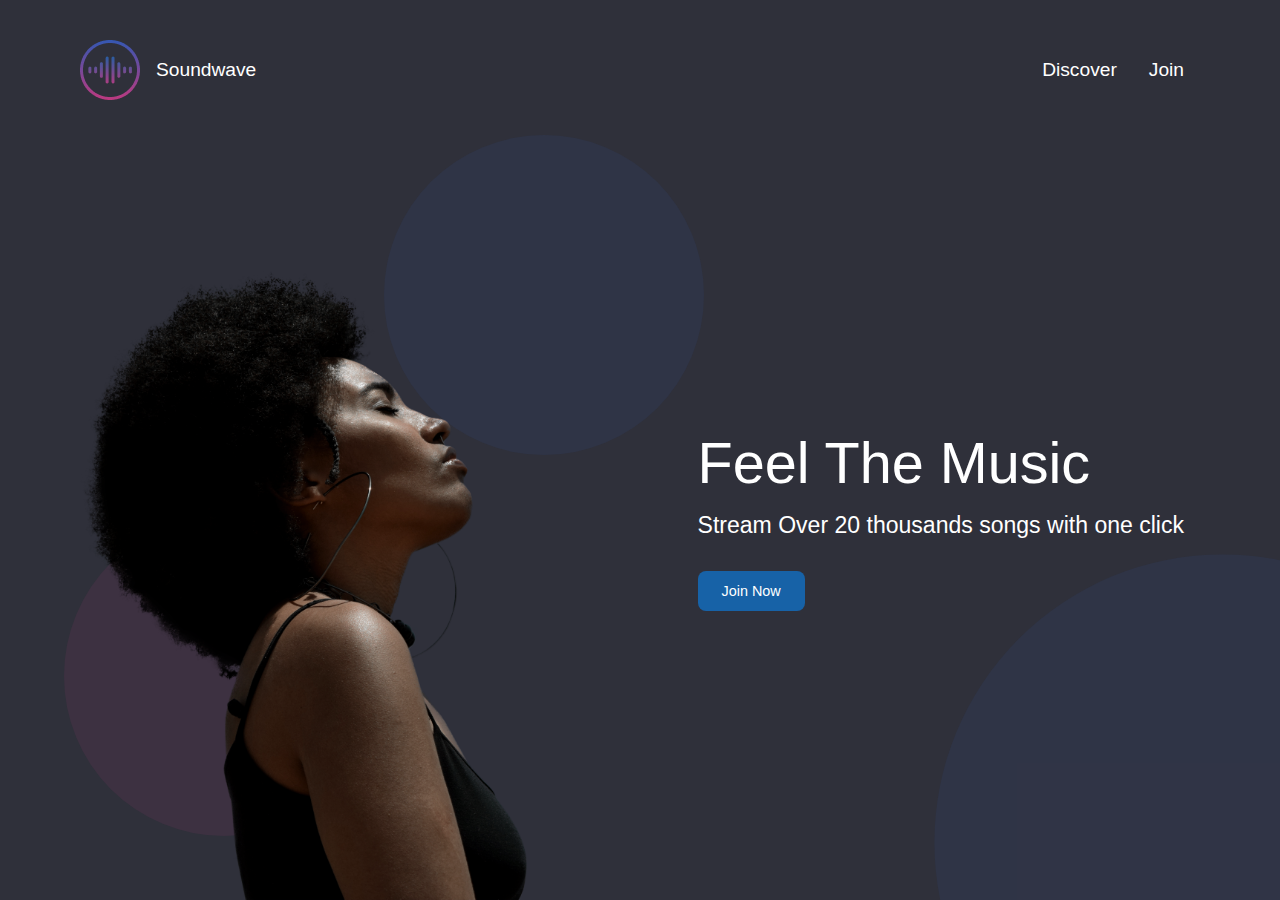
<file: index.html>
<!DOCTYPE html>
<html lang="en">
    <head>
        <meta charset="UTF-8">
        <meta name="viewport" 
        content="width=device-width,
        initial-scale=1.0"> 
        <meta http-equiv="X-UA-Compactible" content="ie=edge">
        <link href="styles.css" rel="stylesheet">
        <link href="index.css" rel="stylesheet">
        <title>Soundwave</title>
    </head>
    <body class="container full-height-grow">
        <header class="main-header">
            <a href="/" class="brand-logo">
                <img src="images/logo.png">
                <div class="brand-logo-name">Soundwave</div>
            </a>
            <nav class="main-nav">
                <ul>
                    <li><a href="discover.html">Discover</a></li>
                    <li><a href="join.html">Join</a></li>
                </ul>
            </nav>
        </header>
        <section class="home-main-section">
            <div class="img-wrapper">
                <div class="lady-image"></div>
            </div>
            <div class="call-to-action">
                <h1 class="title">Feel The Music</h1>
                <span class="subtitle">Stream Over 20 thousands songs with one click</span>
                <a href="join.html" class="btn">Join Now</a>
            </div>
        </section>
        <div class="home-page-circle-1"></div>
        <div class="home-page-circle-2"></div>
        <div class="home-page-circle-3"></div>
    </body>
</html>
</file>
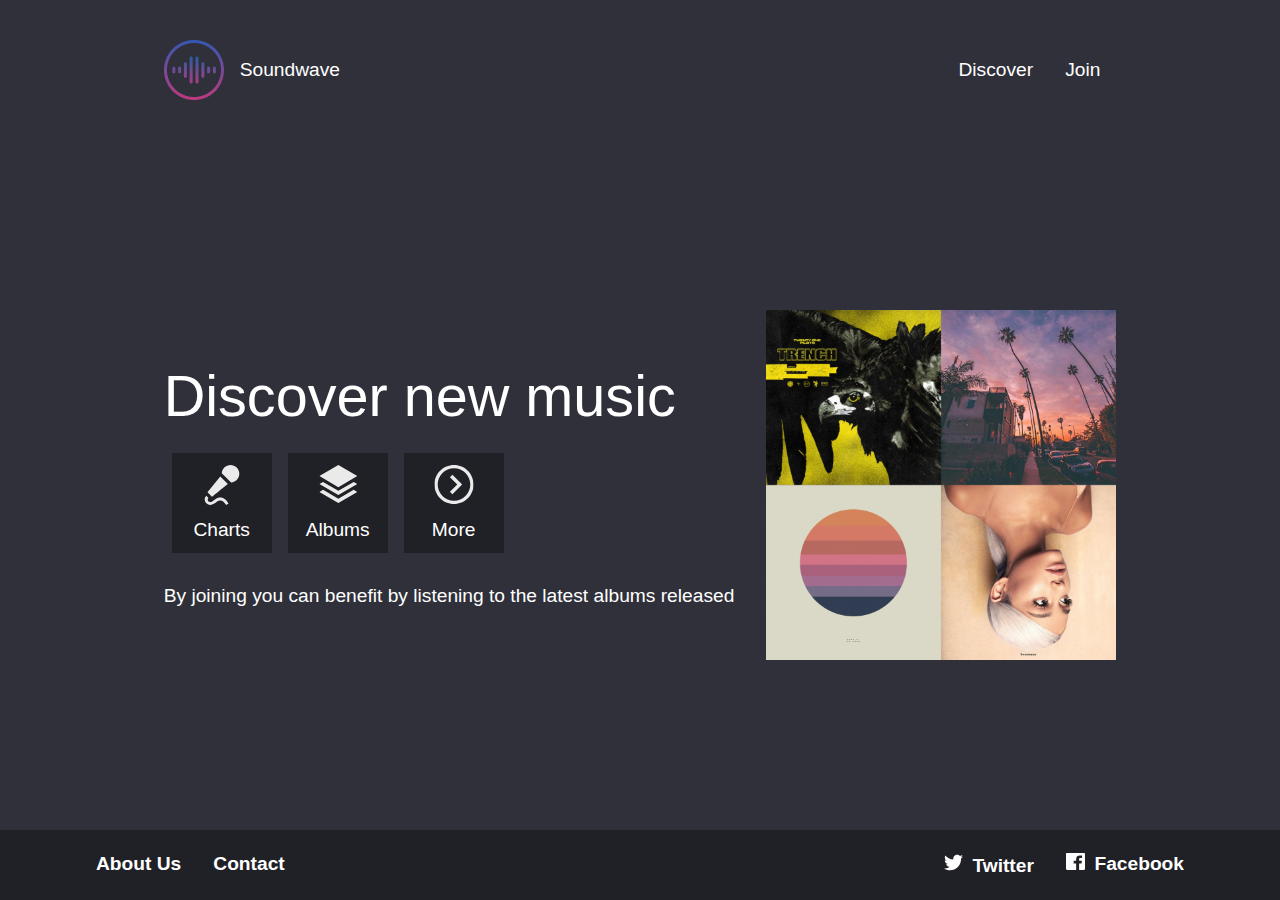
<file: discover.html>
<!DOCTYPE html>
<html lang="en">
  <head>
    <meta charset="UTF-8" />
    <meta
      name="viewport"
      content="width=device-width,
        initial-scale=1.0"
    />
    <meta http-equiv="X-UA-Compactible" content="ie=edge" />
    <link href="styles.css" rel="stylesheet" />
    <link href="discover.css" rel="stylesheet" />
    <title>Soundwave -Discover</title>
  </head>
  <body class="full-height-grow">
    <div class="container full-height-grow">
      <header class="main-header">
        <a href="/" class="brand-logo">
          <img src="images/logo.png" />
          <div class="brand-logo-name">Soundwave</div>
        </a>
        <nav class="main-nav">
          <ul>
            <li><a href="discover.html">Discover</a></li>
            <li><a href="join.html">Join</a></li>
          </ul>
        </nav>
      </header>
      <section class="discover-main-section">
          <div class="call-to-action">
                <h1 class="title">Discover new music</h1>
                <div class="icon-section">
                    <div class="icon">
                        <img src="images/microphone.svg">
                        Charts
                    </div>
                    <div class="icon">
                        <img src="images/albums.svg">
                        Albums
                    </div>
                    <div class="icon">
                        <img src="images/more.svg" >
                        More
                    </div>
                </div>
                By joining you can benefit by listening to the latest albums released
          </div>
         <img class="covers-image" src="images/covers.jpg"
      </section>
    </div>
    <footer class="main-footer">
      <div class="container">
        <nav class="footer-nav">
          <ul>
            <li>
              <a href="#">
                About Us
              </a>
            </li>
            <li>
              <a href="#">
                Contact
              </a>
            </li>
          </ul>
        </nav>
        <nav class="footer-nav">
          <ul>
            <li>
              <a href="#" class="social-link">
                <img src="images/twitter.svg">
                Twitter
              </a>
            </li>
            <li>
              <a href="#" class="social-link">
                <img src="images/facebook.svg">
                Facebook
              </a>
            </li>
          </ul>
        </nav>
      </div>
    </footer>
  </body>
</html>
</file>
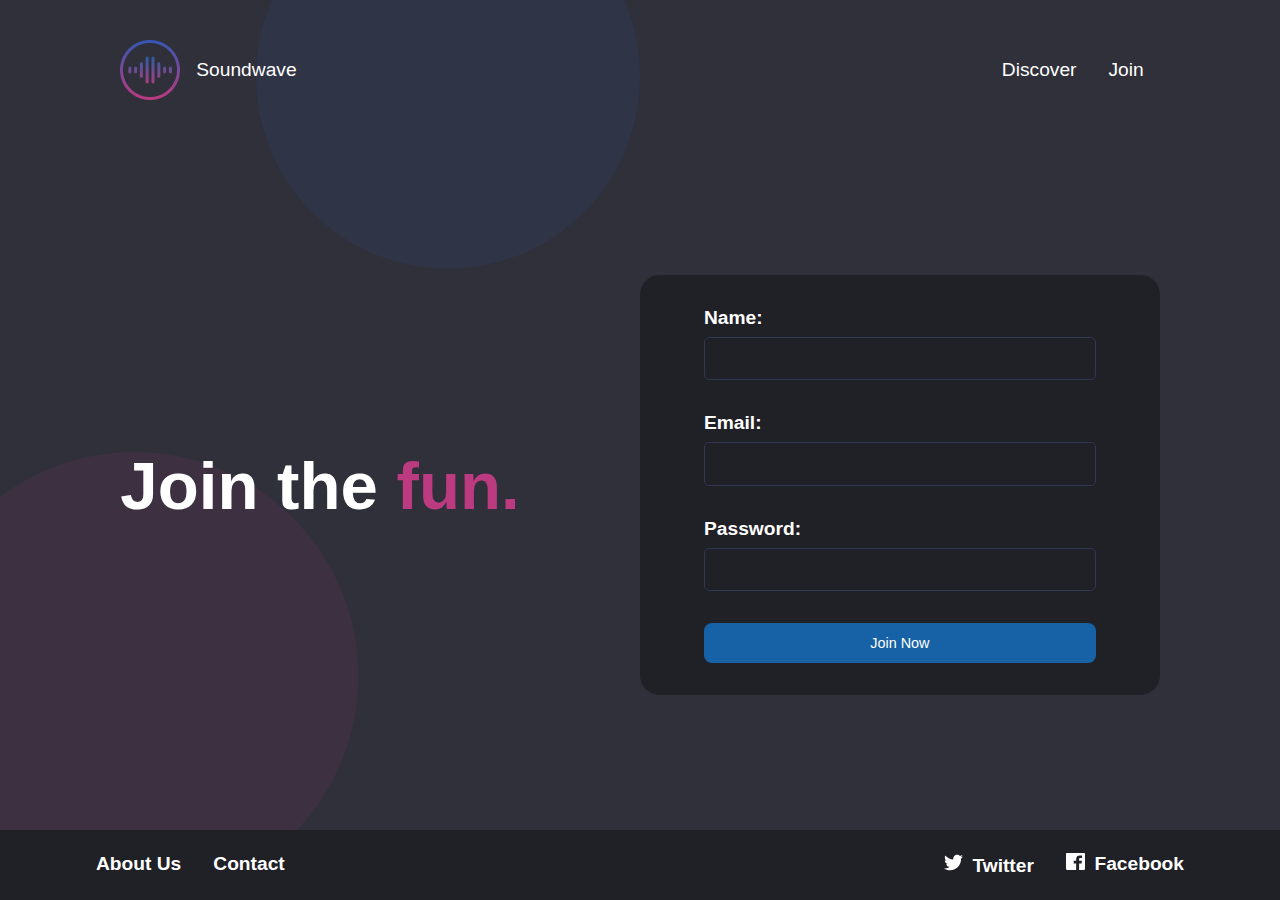
<file: join.html>
<!DOCTYPE html>
<html lang="en">
  <head>
    <meta charset="UTF-8" />
    <meta
      name="viewport"
      content="width=device-width,
        initial-scale=1.0"
    />
    <meta http-equiv="X-UA-Compactible" content="ie=edge" />
    <link href="styles.css" rel="stylesheet" />
    <link href="join.css" rel="stylesheet" />
    <title>Soundwave -Join</title>
  </head>
  <body class="full-height-grow">
    <div class="container full-height-grow">
      <header class="main-header">
        <a href="/" class="brand-logo">
          <img src="images/logo.png" />
          <div class="brand-logo-name">Soundwave</div>
        </a>
        <nav class="main-nav">
          <ul>
            <li><a href="discover.html">Discover</a></li>
            <li><a href="join.html">Join</a></li>
          </ul>
        </nav>
      </header>
      <section class="join-main-section">
          <h1 class="join-text">
              Join the 
              <span class="accent-text">fun.</span></h1>
              <form class="join-form">
                <div class="input-group">
                    <label>Name:</label>
                    <input type="name">
                </div>
                
                <div class="input-group">
                    <label>Email:</label>
                    <input type="email">
                </div>
                
                <div class="input-group">
                    <label>Password:</label>
                    <input type="password">
                </div>
                <div class="input-group">
                    <button type="submit" class="btn">Join Now</button>
                </div>

              </form>
          </h1>
      </section>
         </div>
         <div class="join-page-circle-1"></div>
         <div class="join-page-circle-2"></div>
    <footer class="main-footer">
      <div class="container">
        <nav class="footer-nav">
          <ul>
            <li>
              <a href="#">
                About Us
              </a>
            </li>
            <li>
              <a href="#">
                Contact
              </a>
            </li>
          </ul>
        </nav>
        <nav class="footer-nav">
          <ul>
            <li>
              <a href="#" class="social-link">
                <img src="images/twitter.svg">
                Twitter
              </a>
            </li>
            <li>
              <a href="#" class="social-link">
                <img src="images/facebook.svg">
                Facebook
              </a>
            </li>
          </ul>
        </nav>
      </div>
    </footer>
  </body>
</html>
</file>
<file: styles.css>
*, *::before, *::after {
    box-sizing: border-box;
}

body {
    padding: 0;
    margin: 0;
    background-color: #2F303A;
    font-family: Poppins, sans-serif;
    font-size: 1.2rem;
    color: white;
    min-height: 100vh
}

.full-height-grow {
    display: flex;
    flex-direction: column;
}

.brand-logo {
    display: flex;
    align-items: center;
    font-size: 1.2rem;
    color: inherit;
    text-decoration: none;
}

.brand-logo-name {
    margin-left: 1rem;
}

.main-nav  ul, .footer-nav ul{
    display: flex;
    margin: 0;
    padding: 0;
    list-style: none;
}

.main-nav a, .footer-nav a {
    color: inherit;
    text-decoration: none;
    padding: 1rem;
}
.main-nav a:hover, footer-nav a:hover {
    color: #adadad;
}

.main-header, .main-footer {
    display: flex;
    justify-content: space-between;
    align-items: center;
    
}

.main-header {
    height: 140px;
}

.main-footer {
    height: 70px;
    background-color: #202027;
    font-weight: bold;
}

.social-link img {
    width: 1em;
    margin-right: .25rem;
}

.main-footer .container {
    display: flex;
    justify-content: space-between;
}

.container {
    max-width: 1200px;
    margin: 0 auto;
    padding: 0 40px;
    flex-grow: 1;
}

.title {
    font-weight: 500;
    font-size: 3em;
    margin-bottom: 1rem;
    margin-top: 0;
}

.subtitle {
    font-weight: 500;
    font-size: 1.2em;
    margin-bottom: 2rem;
}

.btn {
    color: white;
    background-color: #1762A7;
    padding: .75rem 1.5rem;
    border-radius: .5rem;
    text-decoration: none;
    font-size: .9rem;
    outline: none;
    border: none;
    cursor: pointer;
}

.btn:hover {
    background-color: #2180d8;
}

.btn:focus {
    background-color: #2796ff;
}
</file>
<file: index.css>
.home-main-section {
    display: flex;
    align-items: stretch;
    justify-content: space-between;
    flex-grow: 1;
}

.home-main-section .img-wrapper {
    flex-grow: 1;
    flex-direction: column;
    display: flex;
    align-items: stretch;
    justify-content: flex-end;
}

.home-main-section .lady-image {
    background-image: url(images/landing-page-girl.png);
    flex-grow: 1;
    max-height: 70vh;
    min-width: 30vw;
    background-size: contain;
    background-repeat: no-repeat;
    background-position: bottom left;
}

.home-main-section .call-to-action {
    display: flex;
    flex-direction: column;
    flex-direction: flex-start;
    align-items: flex-start;
    margin: 1rem;
    align-self: center;
}

@media (max-width: 900px) {
    .home-main-section .img-wrapper {
        display: none;
    }

    .home-main-section {
        justify-content: center;
    }
}

.home-page-circle-1 {
    position: absolute;
    width: 25vw;
    height: 25vw;
    border-radius: 50%;
    background-color: rgb(188, 58, 128, .1);
    bottom: 5vw;
    left: 5vw;
    z-index: -1;
}

.home-page-circle-2 {
    position: absolute;
    width: 25vw;
    height: 25vw;
    border-radius: 50%;
    background-color: rgb(52, 87, 178, .1);
    top: 15vh;
    left: 30vw;
    z-index: -1;
}

.home-page-circle-3 {
    position: absolute;
    overflow: hidden;
    width: 45vw;
    height: 45vw;
    bottom: 0;
    right: 0;
    z-index: -1;
}

.home-page-circle-3::before {
    content: '';
    transform: translate(40%, 40%);
    position: absolute;
    height: 100%;
    width: 100%;
    border-radius: 50%;
    background-color: rgb(52, 87, 178, .1);
}
</file>
<file: discover.css>
.discover-main-section {
    display: flex;
    align-items: center;
    justify-content: space-between;
    flex-grow: 1;
}

.discover-main-section .covers-image {
    width: 30vw;
    margin-left: 2rem;
    height: auto;
    max-width: 350px;
}

.icon-section {
    display: flex;
}

.icon {
    display: flex;
    flex-direction: column;
    justify-content: space-between;
    align-items: center;
    margin: .5rem;
    padding: .75rem;
    width: 100px;
    height: 100px;
    background-color: #202027;
    margin-bottom: 2rem;
}

.icon img {
    width: 40px;
} 

@media (max-width: 800px) {
    .discover-main-section {
        flex-direction: column;
        justify-content: center;
    }

    .discover-main-section .covers-image {
        margin-top: 2rem;
        height: 30vh;
        width: auto;
    }
}
</file>
<file: join.css>
.join-main-section {
    display: flex;
    justify-content: space-between;
    align-items: center;
    flex-grow: 1;
}

.join-text {
    font-size: 3.5em;
    font-weight: bold;
    margin: 0;
}

.accent-text {
    color: #BC3A80;
}

.join-form {
    background-color: #202027;
    width: 50vw;
    max-width: 50%;
    padding: 2rem 4rem;
    border-radius: 20px;
}

.input-group {
    margin-bottom: 2rem;
    display: flex;
    flex-direction: column;
}

.input-group:last-child {
    margin-bottom: 0;
}

.input-group label {
    font-weight: bold;
    margin-bottom: .5rem;
}

.input-group input {
    outline: none;
    background: none;
    border: 1px solid #2E3852;
    font-size: 1em;
    padding: .5em;
    color: inherit;
    border-radius: 5px;
}

.input-group input:focus {
    border-color: #596da0;
}

@media (max-width: 900px) {
    .join-main-section {
        flex-direction: column;
        justify-content: center;
    }

    .join-form {
        width: 80vw;
        max-width: inherit;
        margin: 2rem 0
    }
}

.join-page-circle-1 {
    position: absolute;
    overflow: hidden;
    width: 35vw;
    height: 35vw;
    bottom: 0;
    left: 0;
    z-index: -1;
}

.join-page-circle-1::before {
    content: '';
    transform: translateX(-20%);
    position: absolute;
    height: 100%;
    width: 100%;
    border-radius: 50%;
    background-color: rgb(188, 58, 128, .1);
}

.join-page-circle-2 {
    position: absolute;
    overflow: hidden;
    width: 30vw;
    height: 30vw;
    top: 0;
    left: 20vw;
    z-index: -1;
}

.join-page-circle-2::before {
    content: '';
    transform: translateY(-30%);
    position: absolute;
    height: 100%;
    width: 100%;
    border-radius: 50%;
    background-color: rgb(52, 87, 178, .1);
}
</file>
